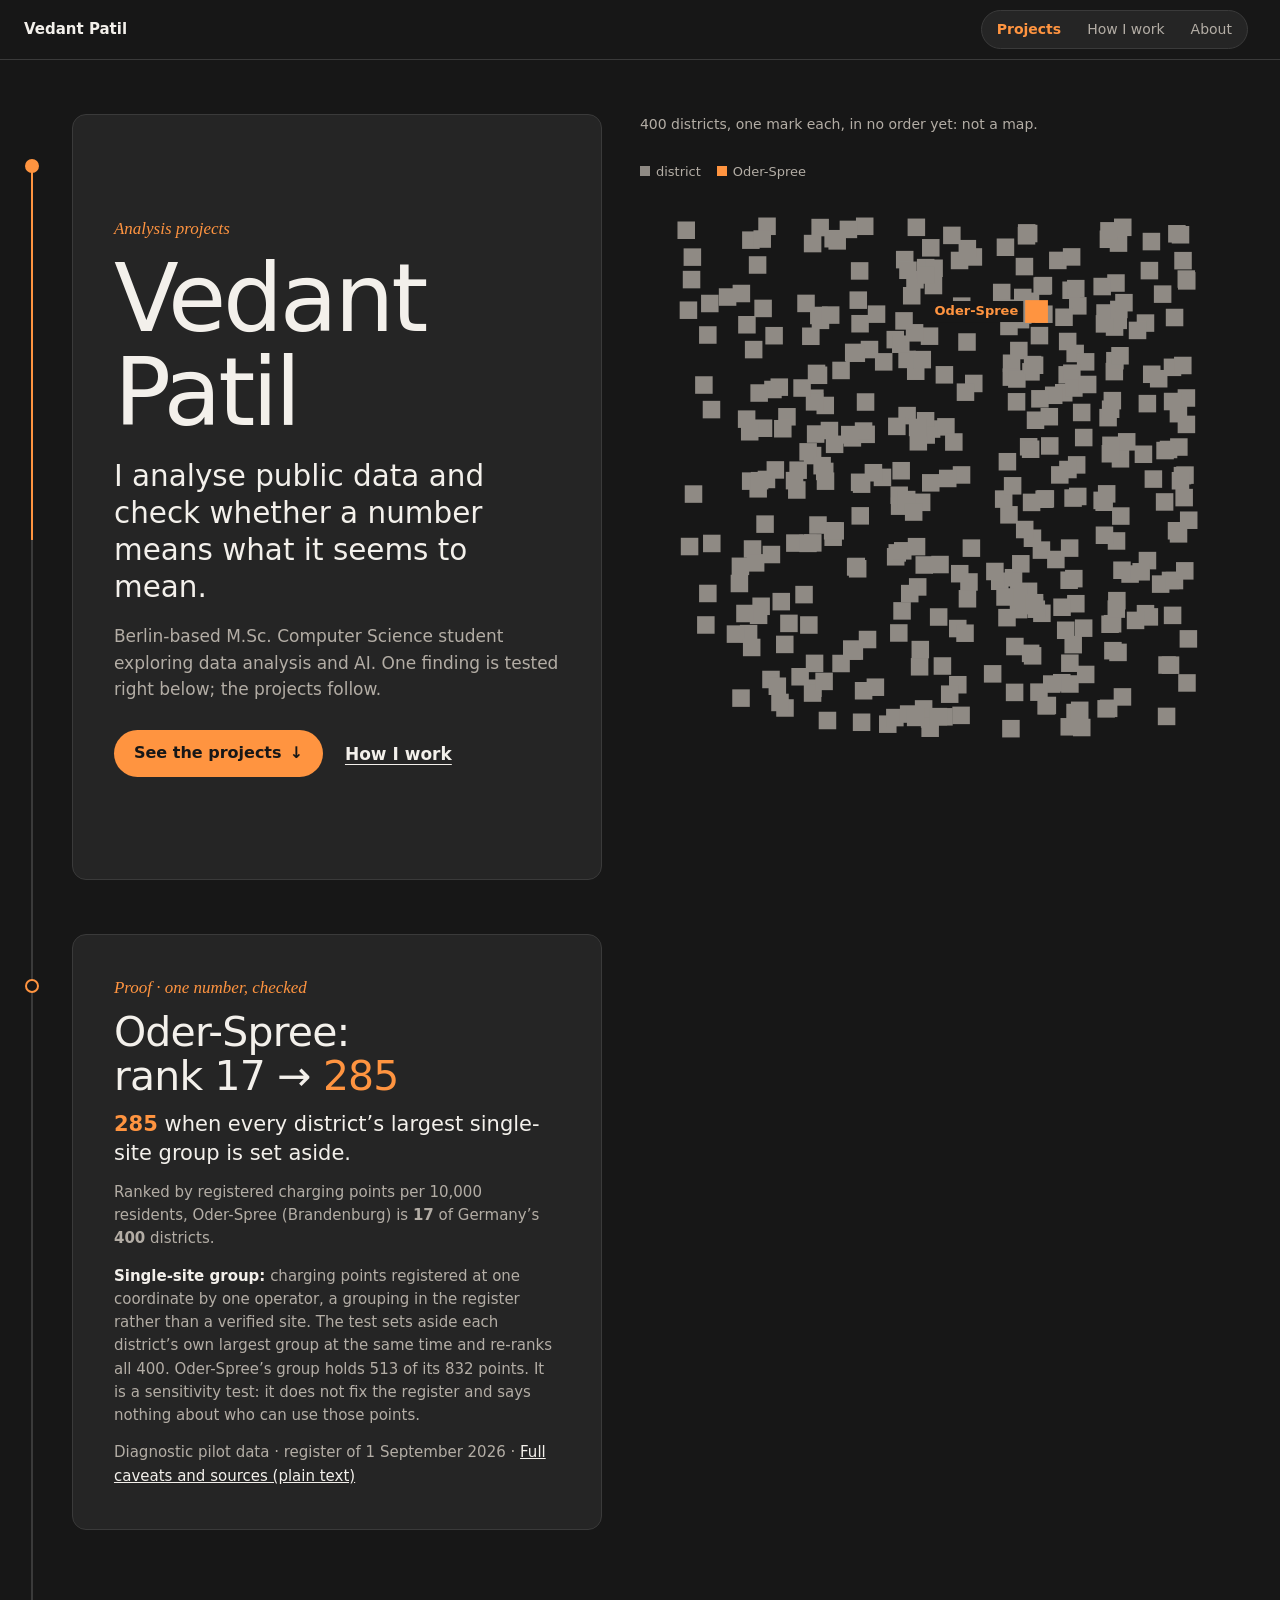
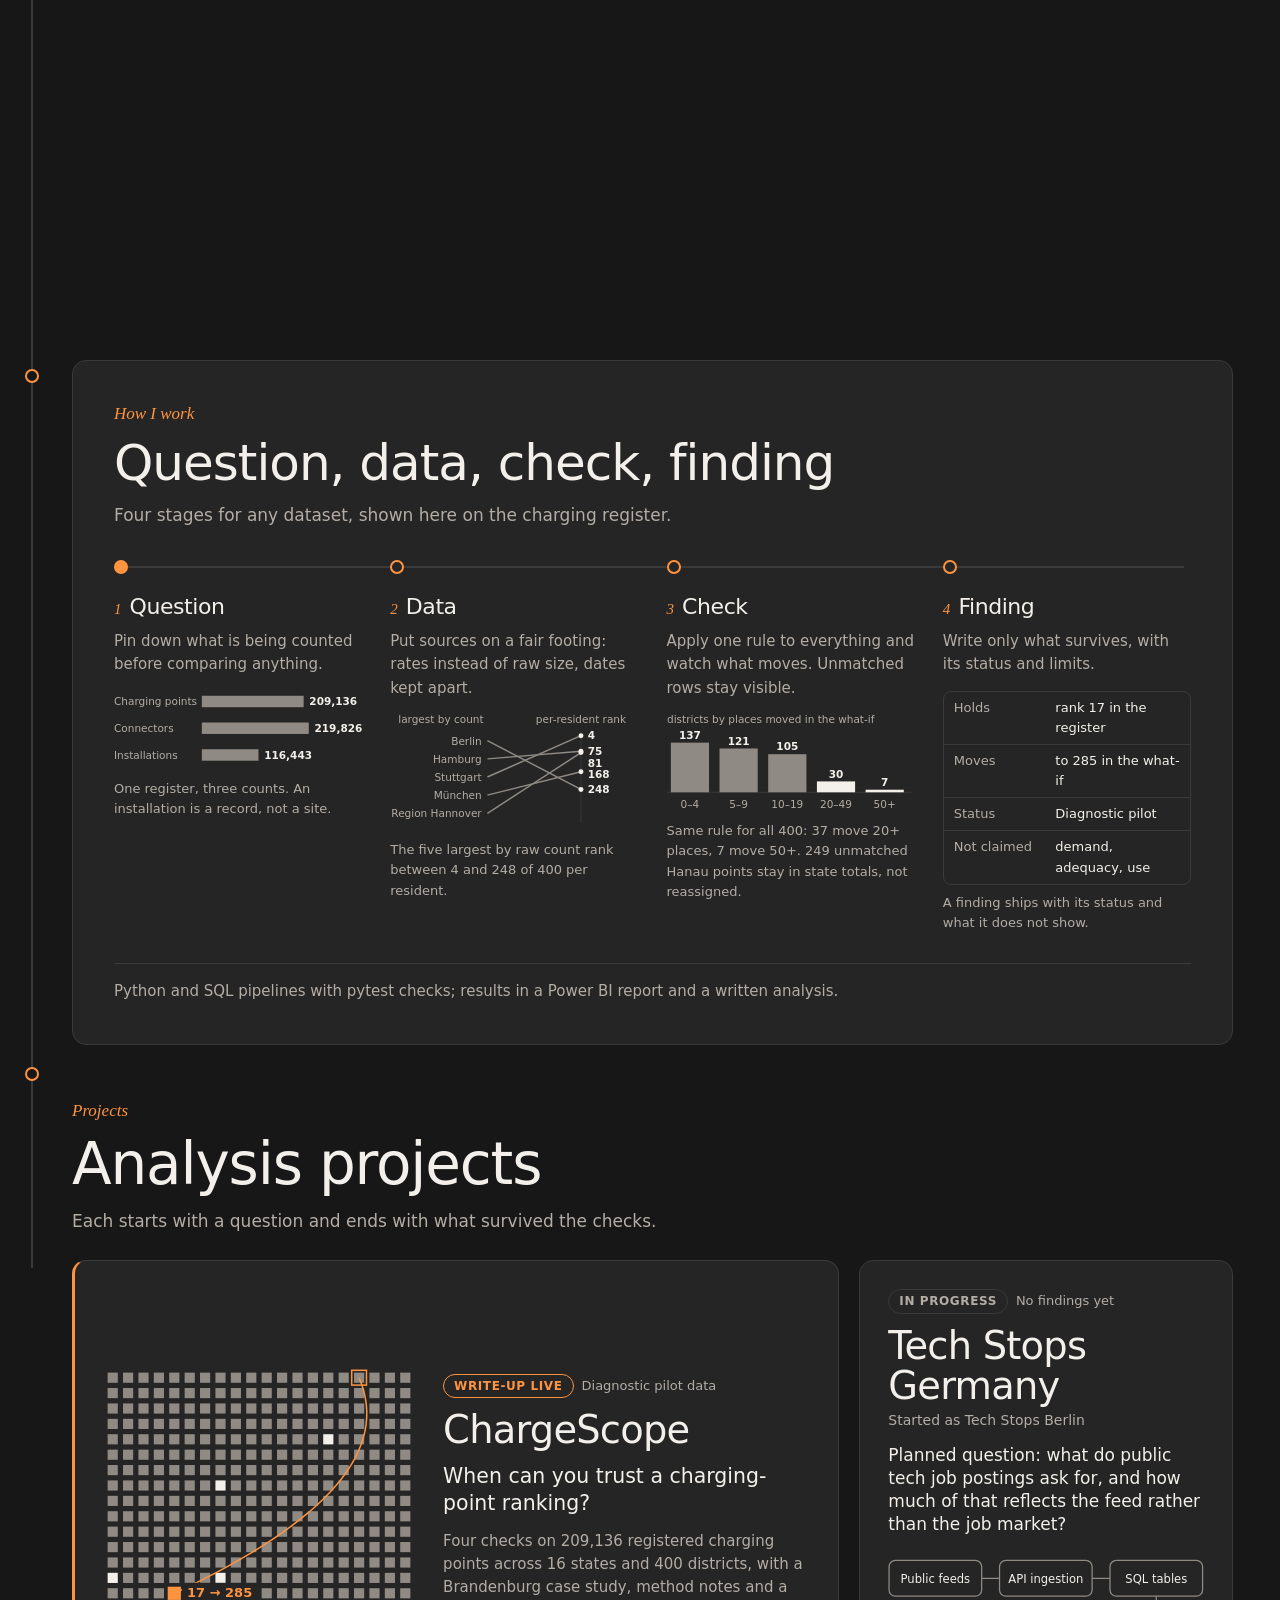
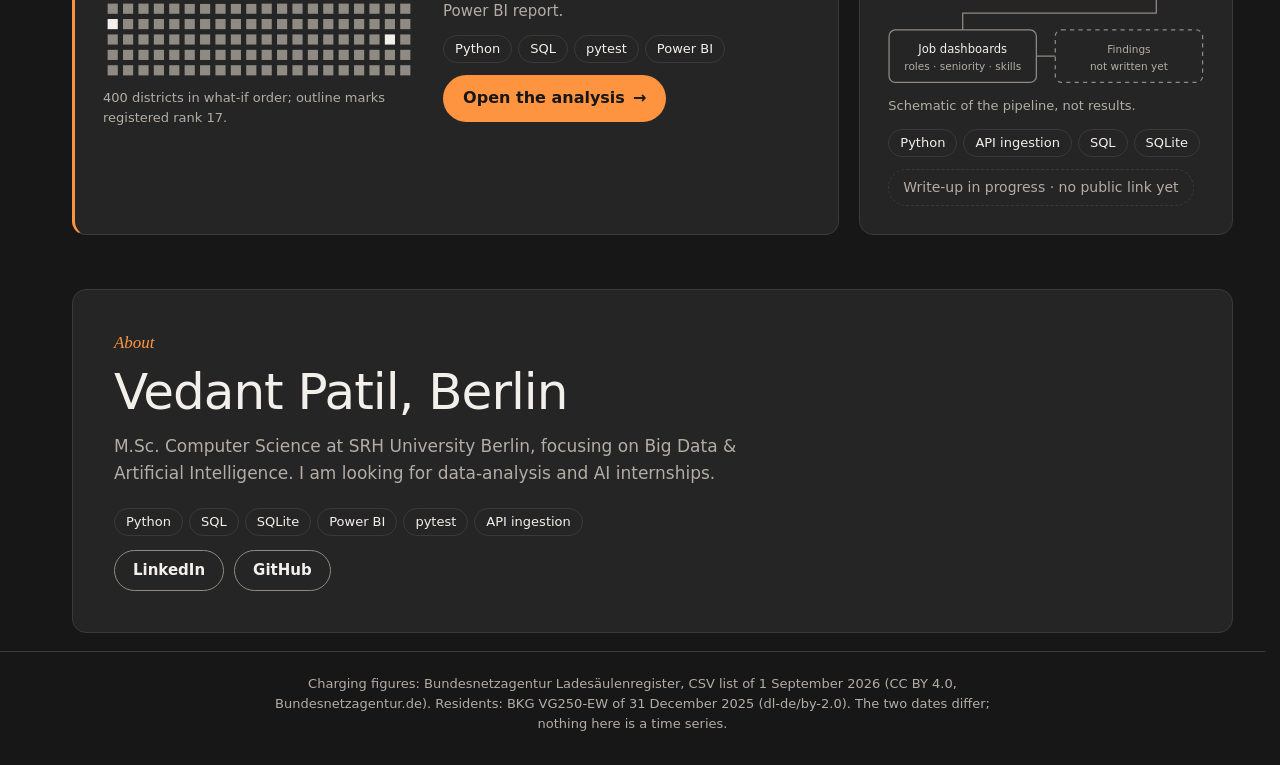
<file: website/index.html>
<!doctype html>
<html lang="en">
<head>
<meta charset="utf-8">
<meta name="viewport" content="width=device-width,initial-scale=1">
<title>Vedant Patil · Analysis projects</title>
<meta name="description" content="Analysis projects by Vedant Patil, a Berlin-based M.Sc. Computer Science student: public data, checked before it is believed.">
<link rel="canonical" href="https://analysis.madebyved.com/">
<meta property="og:type" content="website">
<meta property="og:url" content="https://analysis.madebyved.com/">
<meta property="og:title" content="Vedant Patil · Analysis projects">
<meta property="og:description" content="Analysis projects by Vedant Patil, a Berlin-based M.Sc. Computer Science student: public data, checked before it is believed.">
<meta name="theme-color" content="#171717">
<link rel="icon" href="data:image/svg+xml,%3Csvg xmlns=%27http://www.w3.org/2000/svg%27 viewBox=%270 0 16 16%27%3E%3Crect width=%2716%27 height=%2716%27 rx=%273%27 fill=%27%23171717%27/%3E%3Crect x=%274%27 y=%274%27 width=%278%27 height=%278%27 fill=%27%23ff9440%27/%3E%3C/svg%3E">
<link rel="stylesheet" href="style.css">
<script>
  // Before first paint: travel only when motion is allowed.
  if (!matchMedia('(prefers-reduced-motion: reduce)').matches) document.documentElement.classList.add('motion');
</script>
</head>
<body>
<a class="skip" href="#main">Skip to content</a>
<header class="top">
  <div class="top-in">
    <a class="brand" href="#opening">Vedant Patil</a>
    <nav aria-label="Sections">
      <a class="nav-proj" href="#projects">Projects</a><a href="#method">How I work</a><a href="#about">About</a>
    </nav>
  </div>
</header>

<main id="main">
<div class="page" id="page">
  <!-- The accent thread: one line from the opening to the ChargeScope card; it then leads the portal. -->
  <div class="thread" aria-hidden="true"><i class="thread-fill"></i></div>
  <i class="turn" aria-hidden="true"></i>

  <div class="lead">
    <section id="opening" class="sec" aria-labelledby="opening-h">
      <span class="node" aria-hidden="true"></span>
      <div class="frame opening-frame">
        <p class="kick">Analysis projects</p>
        <h1 id="opening-h">Vedant Patil</h1>
        <p class="lede">I analyse public data and check whether a number means what it seems to mean.</p>
        <p class="intro">Berlin-based M.Sc. Computer Science student exploring data analysis and AI. One finding is tested right below; the projects follow.</p>
        <p class="cta"><a class="btn" href="#projects">See the projects <span aria-hidden="true">↓</span></a><a class="txt" href="#method">How I work</a></p>
      </div>
    </section>

    <section id="proof" class="sec" aria-labelledby="proof-h">
      <span class="node" aria-hidden="true"></span>
      <div class="frame proof-frame">
        <p class="kick">Proof · one number, checked</p>
        <h2 id="proof-h"><span data-f="osName"></span>: rank <span data-f="rankA"></span> → <span class="acc" data-f="rankB"></span></h2>
        <p class="plain"><b class="acc" data-f="rankB"></b> when every district’s largest single-site group is set aside.</p>
        <figure class="inline-fig">
          <canvas class="field" data-field="inline" role="img"></canvas>
          <figcaption class="fig-cap" id="inline-cap"></figcaption>
        </figure>
        <p>Ranked by registered charging points per 10,000 residents, <span data-f="osName"></span> (<span data-f="osState"></span>) is <b data-f="rankA"></b> of Germany’s <b data-f="nDistricts"></b> districts.</p>
        <p class="def"><b>Single-site group:</b> charging points registered at one coordinate by one operator, a grouping in the register rather than a verified site. The test sets aside each district’s own largest group at the same time and re-ranks all <span data-f="nDistricts"></span>. <span data-f="osName"></span>’s group holds <span data-f="osTop"></span> of its <span data-f="osPoints"></span> points. It is a sensitivity test: it does not fix the register and says nothing about who can use those points.</p>
        <p class="meta"><span data-f="status"></span> data · register of <span data-f="regDate"></span> · <a data-to="caveats" href="">Full caveats and sources (plain text)</a></p>
      </div>
    </section>

    <div class="stage" role="img">
      <p class="stage-cap" id="stage-cap"><span class="cap-0"></span><span class="cap-a"></span><span class="cap-b"></span></p>
      <p class="legend" aria-hidden="true"><span><i class="sw sw-mark"></i>district</span><span><i class="sw sw-acc"></i><span data-f="osName"></span></span><span><i class="sw sw-ink"></i>moves <span data-f="moveT"></span>+ places in the what-if</span></p>
      <canvas class="field" data-field="stage" aria-hidden="true"></canvas>
    </div>
  </div>

  <section id="method" class="sec" aria-labelledby="method-h">
    <span class="node" aria-hidden="true"></span>
    <div class="frame method-frame rise">
      <p class="kick">How I work</p>
      <h2 id="method-h">Question, data, check, finding</h2>
      <p class="sub">Four stages for any dataset, shown here on the charging register.</p>
      <ol class="rail">
        <li class="stop">
          <span class="dot" aria-hidden="true"></span>
          <h3><span class="n">1</span> Question</h3>
          <p>Pin down what is being counted before comparing anything.</p>
          <figure class="mini"><div id="mini-q"></div><figcaption>One register, three counts. An installation is a record, not a site.</figcaption></figure>
        </li>
        <li class="stop">
          <span class="dot" aria-hidden="true"></span>
          <h3><span class="n">2</span> Data</h3>
          <p>Put sources on a fair footing: rates instead of raw size, dates kept apart.</p>
          <figure class="mini"><div id="mini-d"></div><figcaption id="mini-d-cap"></figcaption></figure>
        </li>
        <li class="stop">
          <span class="dot" aria-hidden="true"></span>
          <h3><span class="n">3</span> Check</h3>
          <p>Apply one rule to everything and watch what moves. Unmatched rows stay visible.</p>
          <figure class="mini"><div id="mini-c"></div><figcaption id="mini-c-cap"></figcaption></figure>
        </li>
        <li class="stop">
          <span class="dot" aria-hidden="true"></span>
          <h3><span class="n">4</span> Finding</h3>
          <p>Write only what survives, with its status and limits.</p>
          <figure class="mini">
            <dl class="claim">
              <div><dt>Holds</dt><dd>rank <span data-f="rankA"></span> in the register</dd></div>
              <div><dt>Moves</dt><dd>to <span data-f="rankB"></span> in the what-if</dd></div>
              <div><dt>Status</dt><dd data-f="status"></dd></div>
              <div><dt>Not claimed</dt><dd>demand, adequacy, use</dd></div>
            </dl>
            <figcaption>A finding ships with its status and what it does not show.</figcaption>
          </figure>
        </li>
      </ol>
      <p class="stack">Python and SQL pipelines with pytest checks; results in a Power BI report and a written analysis.</p>
    </div>
  </section>

  <section id="projects" class="sec" aria-labelledby="projects-h">
    <span class="node" aria-hidden="true"></span>
    <div class="proj-head rise">
      <p class="kick">Projects</p>
      <h2 id="projects-h">Analysis projects</h2>
      <p class="sub">Each starts with a question and ends with what survived the checks.</p>
    </div>
    <div class="cards">
      <article class="card feat rise" aria-labelledby="cs-h">
        <div class="card-fig">
          <canvas class="field" data-field="card" role="img"></canvas>
          <p class="fig-cap"><span data-f="nDistricts"></span> districts in what-if order; outline marks registered rank <span data-f="rankA"></span>.</p>
        </div>
        <div class="card-body">
          <p class="status"><span class="chip ready">Write-up live</span><span><span data-f="status"></span> data</span></p>
          <h3 id="cs-h">ChargeScope</h3>
          <p class="q">When can you trust a charging-point ranking?</p>
          <p class="desc">Four checks on <span data-f="dePoints"></span> registered charging points across <span data-f="nStates"></span> states and <span data-f="nDistricts"></span> districts, with a Brandenburg case study, method notes and a Power BI report.</p>
          <ul class="tools" aria-label="Tools"><li>Python</li><li>SQL</li><li>pytest</li><li>Power BI</li></ul>
          <a class="btn open" data-to="project" href="" aria-haspopup="dialog" aria-controls="portal">Open the analysis <span aria-hidden="true">→</span></a>
        </div>
      </article>

      <article class="card wip rise" aria-labelledby="ts-h">
        <p class="status"><span class="chip">In progress</span><span>No findings yet</span></p>
        <h3 id="ts-h">Tech Stops Germany</h3>
        <p class="was">Started as Tech Stops Berlin</p>
        <p class="q">Planned question: what do public tech job postings ask for, and how much of that reflects the feed rather than the job market?</p>
        <figure class="schem">
          <svg viewBox="0 0 300 132" role="img" aria-label="Schematic, not results: public job feeds, API ingestion, SQL tables, dashboards, then a findings write-up that is not done yet.">
            <g class="s-box"><rect x="1" y="8" width="88" height="34" rx="6"/><rect x="106" y="8" width="88" height="34" rx="6"/><rect x="211" y="8" width="88" height="34" rx="6"/><rect x="1" y="74" width="140" height="50" rx="6"/></g>
            <rect class="s-todo" x="159" y="74" width="140" height="50" rx="6"/>
            <g class="s-arrow"><path d="M89 25h17M194 25h17M255 42v16H71v16M141 99h18"/></g>
            <g class="s-t"><text x="45" y="29">Public feeds</text><text x="150" y="29">API ingestion</text><text x="255" y="29">SQL tables</text><text x="71" y="96">Job dashboards</text></g>
            <g class="s-m"><text x="71" y="112">roles · seniority · skills</text><text x="229" y="96">Findings</text><text x="229" y="112">not written yet</text></g>
          </svg>
          <figcaption>Schematic of the pipeline, not results.</figcaption>
        </figure>
        <ul class="tools" aria-label="Tools"><li>Python</li><li>API ingestion</li><li>SQL</li><li>SQLite</li></ul>
        <p class="nolink">Write-up in progress · no public link yet</p>
      </article>
    </div>
  </section>

  <section id="about" class="sec" aria-labelledby="about-h">
    <div class="frame about-frame rise">
      <p class="kick">About</p>
      <h2 id="about-h">Vedant Patil, Berlin</h2>
      <p>M.Sc. Computer Science at SRH University Berlin, focusing on Big Data &amp; Artificial Intelligence. I am looking for data-analysis and AI internships.</p>
      <ul class="tools" aria-label="Tools"><li>Python</li><li>SQL</li><li>SQLite</li><li>Power BI</li><li>pytest</li><li>API ingestion</li></ul>
      <p class="links">
        <a href="https://linkedin.com/in/patilvedant" rel="noopener">LinkedIn</a>
        <a href="https://github.com/vedantdotsh" rel="noopener">GitHub</a>
      </p>
    </div>
  </section>
</div>
</main>

<footer class="foot">
  <p>Charging figures: <span data-f="source"></span> (<span data-f="licence"></span>, <span data-f="attr"></span>). Residents: BKG VG250-EW of <span data-f="popDate"></span> (<span data-f="popLicence"></span>). The two dates differ; nothing here is a time series.</p>
  <noscript><p>Figures and charts need JavaScript; the text still reads in order.</p></noscript>
</footer>

<dialog id="portal" class="portal" aria-labelledby="portal-h">
  <i class="p-line" aria-hidden="true"></i>
  <div class="p-panel">
    <div class="p-in">
      <i class="p-thread" aria-hidden="true"></i><i class="p-node" aria-hidden="true"></i>
      <button class="p-close" type="button" autofocus>Close <span aria-hidden="true">✕</span></button>
      <p class="kick">ChargeScope</p>
      <h2 id="portal-h">When can you trust a charging-point ranking?</h2>
      <div class="p-grid">
        <figure class="p-fig">
          <canvas class="field" data-field="portal" role="img"></canvas>
          <figcaption class="fig-cap"><span data-f="nDistricts"></span> districts in what-if order; the trail runs from registered rank <span data-f="rankA"></span> to <span data-f="rankB"></span>.</figcaption>
        </figure>
        <div class="p-text">
          <p class="p-lede"><span data-f="osName"></span> ranks <span data-f="rankA"></span> of <span data-f="nDistricts"></span> German districts by registered charging points per 10,000 residents. The analysis asks what that rank rests on.</p>
          <dl class="facts">
            <div><dt>Charging points</dt><dd data-f="dePoints"></dd></div>
            <div><dt>States · districts</dt><dd><span data-f="nStates"></span> · <span data-f="nDistricts"></span></dd></div>
            <div><dt>Register</dt><dd data-f="regDate"></dd></div>
            <div><dt>Status</dt><dd data-f="status"></dd></div>
          </dl>
          <p class="p-what"><b class="acc" data-f="rankB"></b> when every district’s largest single-site group is set aside: a sensitivity test, not a fix to the register.</p>
          <p class="p-inside">Inside: the national ranking, four checks, a Brandenburg case study, method notes and the Power BI report.</p>
          <p class="p-go"><a class="btn go" data-to="project" href="">Continue to the full analysis <span aria-hidden="true">→</span></a></p>
          <p class="p-host">Opens in this tab · <a data-to="caveats" href="">caveats and sources (plain text)</a></p>
          <p><button class="p-back" type="button">Back to projects</button></p>
        </div>
      </div>
    </div>
  </div>
</dialog>

<script src="data.js"></script>
<script src="app.js"></script>
</body>
</html>
</file>
<file: website/style.css>
/* Vedant Patil Â· analysis portfolio.
   Graphite + orange, the same tokens as the ChargeScope project: two surfaces (--bg, --surface), --ink, --muted, --line, --mark, ONE --accent.
   --on-accent is an alias of one surface. Every colour on the page and in the canvases comes from these tokens.
   Travel (sticky field, rise, thread fill) applies only under html.motion. */
:root{--bg:#171717;--surface:#252525;--ink:#f3f0eb;--muted:#b3ada5;--line:#3a3a3a;--mark:#8f8a84;--accent:#ff9440;--on-accent:var(--bg);color-scheme:dark}
:root{--font:"Segoe UI",system-ui,-apple-system,sans-serif;--serif:"Sitka Text",Georgia,serif;
  --head:60px;--gl:72px;--gr:32px;--tx:32px;--sp:clamp(28px,6vh,64px);--fp:clamp(20px,3.2vw,44px)}

*{box-sizing:border-box}
html{background:var(--bg);scroll-padding-top:calc(var(--head) + 12px);scrollbar-gutter:stable}
html.modal{overflow:hidden}
body{margin:0;background:var(--bg);color:var(--ink);font:400 17px/1.55 var(--font);-webkit-font-smoothing:antialiased}
h1,h2,h3{font-weight:300;letter-spacing:-.02em;margin:0;text-wrap:balance}
p{margin:0}
a{color:var(--ink)}
b{font-weight:600;font-variant-numeric:tabular-nums}
.acc{color:var(--accent)}
:focus-visible{outline:2px solid var(--accent);outline-offset:3px;border-radius:4px}
.skip{position:absolute;left:16px;top:-60px;z-index:40;background:var(--accent);color:var(--on-accent);padding:8px 12px;border-radius:6px;text-decoration:none;font-weight:600}
.skip:focus{top:8px}
.kick{font:italic 400 17px/1.4 var(--serif);color:var(--accent);margin:0 0 10px}
h2{font-size:clamp(30px,4vw,50px);line-height:1.08}
.sub{color:var(--muted);margin-top:12px;max-width:62ch}
.btn{display:inline-flex;align-items:center;gap:8px;font:inherit;font-weight:600;font-size:16px;color:var(--on-accent);background:var(--accent);border:0;border-radius:999px;padding:11px 20px;text-decoration:none;cursor:pointer}
.tools{list-style:none;padding:0;margin:0;display:flex;flex-wrap:wrap;gap:6px}
.tools li{font-size:13px;color:var(--ink);border:1px solid var(--line);border-radius:999px;padding:3px 11px}
.fig-cap{font-size:13px;color:var(--muted);margin-top:8px}

/* Header: framed nav */
.top{position:fixed;inset:0 0 auto;z-index:20;height:var(--head);background:var(--bg);border-bottom:1px solid var(--line)}
.top-in{max-width:1280px;height:100%;margin:0 auto;padding:0 var(--gr) 0 24px;display:flex;align-items:center;gap:14px}
.brand{font-weight:600;font-size:15px;color:var(--ink);text-decoration:none;white-space:nowrap;margin-right:auto}
.top nav{display:flex;gap:2px;padding:3px;border:1px solid var(--line);border-radius:999px;background:var(--surface)}
.top nav a{font-size:14px;color:var(--muted);text-decoration:none;padding:5px 12px;border-radius:999px;white-space:nowrap}
.top nav a:hover,.top nav a.on{color:var(--ink);background:var(--bg)}
.top nav .nav-proj{color:var(--accent);font-weight:600}

/* Page column and the accent thread */
main{padding-top:var(--head)}
.page{position:relative;max-width:1280px;margin:0 auto;padding:0 var(--gr) 0 var(--gl)}
.thread{position:absolute;left:var(--tx);top:0;width:2px;margin-left:-1px;background:var(--line)}
.thread-fill{position:absolute;inset:0;background:var(--accent);transform-origin:50% 0;transform:scaleY(var(--d,1))}
.turn{position:absolute;height:2px;background:var(--accent);transform-origin:0 50%;transform:scaleX(var(--e,1))}
.sec{position:relative;padding-top:var(--sp)}
.node{position:absolute;left:calc(var(--tx) - var(--gl) - 7px);top:calc(var(--sp) + var(--fp) + 4px);width:14px;height:14px;border-radius:50%;border:2px solid var(--accent);background:var(--bg);z-index:1}
.node.on,html:not(.motion) .node{background:var(--accent)}
#projects .node{top:calc(var(--sp) + 4px)}
.frame{background:var(--surface);border:1px solid var(--line);border-radius:14px;padding:var(--fp)}
.motion .rise{transform:translateY(calc((1 - var(--q,1)) * 36px))}

/* Opening */
.opening-frame{display:flex;flex-direction:column;justify-content:center}
#opening h1{font-size:clamp(46px,7.4vw,96px);line-height:1;letter-spacing:-.035em}
.lede{font-size:clamp(21px,2.3vw,30px);line-height:1.25;font-weight:300;margin-top:18px;max-width:26ch}
.intro{color:var(--muted);margin-top:18px;max-width:52ch}
.cta{display:flex;flex-wrap:wrap;align-items:center;gap:12px 22px;margin-top:28px}
.cta .txt{color:var(--ink);font-weight:600;text-underline-offset:4px}

/* Proof */
.proof-frame h2{font-size:clamp(28px,3.2vw,42px)}
.proof-frame h2 span:first-child{color:var(--ink)}
.plain{font-size:clamp(18px,1.7vw,21px);line-height:1.35;margin-top:12px}
.proof-frame>p:not(.kick):not(.plain){color:var(--muted);font-size:15px;margin-top:14px;max-width:60ch}
.proof-frame .def b{color:var(--ink)}
.proof-frame .meta{font-size:14px}
.inline-fig{margin:18px 0 0}
.inline-fig .field{display:block;width:100%;max-width:520px;background:var(--surface)}

/* The field stage (desktop): sticky beside the opening and proof */
.stage{display:none}
.stage .field{display:block;width:100%;flex:1;min-height:0;background:var(--bg)}
.stage-cap{position:relative;min-height:3em;font-size:14px;color:var(--muted);margin-bottom:6px}
.stage-cap span{position:absolute;inset:0 0 auto}
/* --s0: scatter still showing (1 at the top); --p: what-if progress. They are never both above zero.
   Each caption shows only near its own state, so two never overlap mid-move. */
.cap-0{opacity:clamp(0,calc(var(--s0,0) * 3 - 2),1)}
.cap-a{opacity:clamp(0,calc(1 - var(--s0,0) * 3 - var(--p,1) * 3),1)}
.cap-b{opacity:clamp(0,calc(var(--p,1) * 3 - 2),1)}
.legend{font-size:13px;color:var(--muted);display:flex;flex-wrap:wrap;gap:4px 16px;margin-bottom:8px}
.legend>span:last-child{opacity:var(--p,1)}
.sw{display:inline-block;width:10px;height:10px;margin-right:6px}
.sw-mark{background:var(--mark)}.sw-acc{background:var(--accent)}.sw-ink{background:var(--ink)}

@media (min-width:960px){
  .lead{display:grid;grid-template-columns:minmax(0,1fr) minmax(0,1.12fr);column-gap:clamp(24px,3vw,48px)}
  #opening{grid-column:1;grid-row:1}
  #proof{grid-column:1;grid-row:2}
  .stage{display:flex;flex-direction:column;grid-column:2;grid-row:1/3;align-self:start;padding:var(--sp) 0 20px;height:min(calc(100vh - var(--head)),760px)}
  .motion .stage{position:sticky;top:var(--head);height:calc(100vh - var(--head))}
  .inline-fig{display:none}
  .motion .opening-frame{min-height:calc(100vh - var(--head) - var(--sp) - 20px)}
  .motion #proof{min-height:110vh}
  .motion .proof-frame{position:sticky;top:calc(var(--head) + 20px)}
}

/* How I work: the rail */
.rail{list-style:none;margin:32px 0 0;padding:0;display:grid;grid-template-columns:1fr;gap:26px;position:relative;--m:1}
.rail::before,.rail::after{content:"";position:absolute;left:6px;top:7px;bottom:7px;width:2px;background:var(--line)}
.rail::after{background:var(--accent);transform-origin:50% 0;transform:scaleY(var(--m))}
.stop{position:relative;padding-left:32px}
.dot{position:absolute;left:0;top:4px;width:14px;height:14px;border-radius:50%;border:2px solid var(--accent);background:var(--surface);z-index:1}
.stop.on .dot,html:not(.motion) .dot{background:var(--accent)}
.stop h3{font-size:22px;font-weight:400;margin-bottom:6px}
.n{font:italic 400 15px var(--serif);color:var(--accent);margin-right:2px}
.stop>p{color:var(--muted);font-size:15px}
.mini{margin:14px 0 0;max-width:300px}
.mini svg{display:block;width:100%;height:auto;overflow:visible}
.mini figcaption{font-size:13px;color:var(--muted);margin-top:8px}
.m-bar{fill:var(--mark)}.m-hi{fill:var(--ink)}.m-line{stroke:var(--mark);stroke-width:1.5;fill:none}.m-axis{stroke:var(--line);stroke-width:1}
.m-t{fill:var(--muted);font:11px var(--font)}.m-v{fill:var(--ink);font:600 11px var(--font)}
.claim{margin:0;border:1px solid var(--line);border-radius:8px;font-size:13px}
.claim div{display:grid;grid-template-columns:7.2em 1fr;gap:8px;padding:6px 10px;border-top:1px solid var(--line)}
.claim div:first-child{border-top:0}
.claim dt{color:var(--muted)}.claim dd{margin:0;color:var(--ink)}
.stack{margin-top:30px;padding-top:16px;border-top:1px solid var(--line);color:var(--muted);font-size:15px}
@media (min-width:1100px){
  .rail{grid-template-columns:repeat(4,minmax(0,1fr));gap:30px 28px}
  .rail::before,.rail::after{left:7px;right:7px;top:6px;bottom:auto;width:auto;height:2px}
  .rail::after{transform-origin:0 50%;transform:scaleX(var(--m))}
  .stop{padding:30px 0 0}
  .dot{top:0}
}

/* Projects: an expandable grid; the featured card spans two columns */
.proj-head h2{font-size:clamp(34px,4.6vw,58px)}
.cards{display:grid;gap:20px;margin-top:26px}
.card{background:var(--surface);border:1px solid var(--line);border-radius:14px;padding:clamp(20px,2.4vw,28px);display:flex;flex-direction:column;gap:12px;min-width:0}
.feat{border-left:3px solid var(--accent)}
.card-fig .field{display:block;width:100%;aspect-ratio:1;background:var(--surface)}
.card-body{display:flex;flex-direction:column;gap:12px;align-items:flex-start}
.status{display:flex;flex-wrap:wrap;align-items:center;gap:8px;font-size:13px;color:var(--muted)}
.chip{font-size:12px;font-weight:600;letter-spacing:.05em;text-transform:uppercase;padding:2px 10px;border-radius:999px;border:1px solid var(--line);color:var(--muted)}
.chip.ready{border-color:var(--accent);color:var(--accent)}
.card h3{font-size:clamp(30px,3vw,40px);line-height:1.05}
.q{font-size:clamp(18px,1.6vw,21px);line-height:1.35}
.desc,.was{color:var(--muted);font-size:15px}
.was{margin-top:-8px;font-size:14px}
.wip .q{font-size:17px}
.schem{margin:4px 0 0}
.schem svg{display:block;width:100%;max-width:340px;height:auto}
.s-box rect{fill:none;stroke:var(--mark);stroke-width:1.2}
.s-todo{fill:none;stroke:var(--mark);stroke-width:1.2;stroke-dasharray:4 4}
.s-arrow path{fill:none;stroke:var(--mark);stroke-width:1.2}
.s-t text{fill:var(--ink);font:11px var(--font);text-anchor:middle}
.s-m text{fill:var(--muted);font:10px var(--font);text-anchor:middle}
.schem figcaption{font-size:13px;color:var(--muted);margin-top:6px}
.nolink{margin-top:auto;font-size:14px;color:var(--muted);border:1px dashed var(--line);border-radius:999px;padding:7px 14px;align-self:flex-start}
@media (min-width:640px){
  .feat{display:grid;grid-template-columns:minmax(0,.85fr) minmax(0,1fr);gap:28px;align-items:center}
}
@media (max-width:639px){
  .feat .card-body{display:contents}
  .feat .card-fig{order:4}
  .feat .status{order:1}.feat h3{order:2}.feat .q{order:3}.feat .desc{order:5}.feat .tools{order:6}.feat .open{order:3;align-self:flex-start}
}
@media (min-width:960px){
  .cards{grid-template-columns:repeat(3,minmax(0,1fr))}
  .feat{grid-column:span 2}
}

/* About and footer */
.about-frame>p:not(.kick){color:var(--muted);margin-top:14px;max-width:60ch}
.about-frame .tools{margin-top:22px}
.links{display:flex;flex-wrap:wrap;align-items:center;gap:10px;margin-top:24px}
.links a{font:inherit;font-size:15px;font-weight:600;padding:8px 18px;border-radius:999px;border:1px solid var(--mark);text-decoration:none}
.links a:hover{border-color:var(--accent)}
#about{padding-bottom:var(--sp)}
.foot{border-top:1px solid var(--line);padding:22px 24px 30px;color:var(--muted);font-size:13px;text-align:center}
.foot p{max-width:90ch;margin:0 auto}

/* Portal: a full-viewport page opened from the ChargeScope card */
.portal{position:fixed;inset:0;width:100%;height:100%;max-width:none;max-height:none;margin:0;padding:0;border:0;background:transparent;color:var(--ink);overflow:hidden}
.portal::backdrop{background:transparent}
.p-line{position:fixed;left:0;top:0;width:100%;height:3px;background:var(--accent);transform-origin:0 0;z-index:2}
.p-panel{position:absolute;inset:0;background:var(--bg);overflow:auto;overscroll-behavior:contain;transform-origin:0 0}
.p-in{position:relative;max-width:1180px;margin:0 auto;padding:clamp(52px,9vh,96px) var(--gr) 48px var(--gl)}
.p-thread{position:absolute;left:var(--tx);top:0;width:2px;margin-left:-1px;background:var(--accent)}
.p-node{position:absolute;left:calc(var(--tx) - 7px);width:14px;height:14px;border-radius:50%;background:var(--accent)}
.p-close,.p-back{font:inherit;font-size:14px;color:var(--ink);background:var(--surface);border:1px solid var(--line);border-radius:999px;padding:7px 14px;cursor:pointer}
.p-close{position:absolute;top:16px;right:var(--gr)}
.portal h2{font-size:clamp(30px,4.2vw,54px);max-width:20ch}
.p-grid{display:grid;gap:28px;margin-top:28px}
.p-fig{margin:0}
.p-fig .field{display:block;width:100%;max-width:520px;background:var(--bg)}
.p-text{display:flex;flex-direction:column;gap:18px}
.p-lede{font-size:clamp(18px,1.7vw,21px);line-height:1.4}
.facts{margin:0;display:grid;grid-template-columns:repeat(2,minmax(0,1fr));border-top:1px solid var(--line)}
.facts div{padding:10px 0;border-bottom:1px solid var(--line)}
.facts dt{font-size:13px;color:var(--muted)}.facts dd{margin:0;font-size:17px;font-variant-numeric:tabular-nums}
.p-what,.p-inside{color:var(--muted);font-size:15px}
.p-what b{font-size:17px}
.go{font-size:17px;padding:13px 24px}
.p-host{font-size:13px;color:var(--muted);margin-top:-8px}
@media (min-width:900px){.p-grid{grid-template-columns:minmax(0,1fr) minmax(0,1fr);align-items:start}}
@media (max-width:899px){.p-fig{order:2}}

/* Narrow */
@media (max-width:959px){
  #opening h1{margin-top:4px}
}
@media (max-width:640px){
  :root{--gl:38px;--gr:16px;--tx:14px;--head:56px}
  body{font-size:16px}
  .top-in{padding:0 12px;gap:8px}
  .top nav a{padding:5px 10px}
  .card h3{font-size:30px}
  .facts{grid-template-columns:1fr 1fr}
  .p-close{top:12px}
}
/* Phones: How I work keeps the two figures that carry the method (Data, Check), drawn full width; Question and Finding stay as text. */
@media (max-width:640px){
  .rail{gap:20px;margin-top:24px}
  .stop:first-child .mini,.stop:last-child .mini{display:none}
  .mini{max-width:none}
  .stack{margin-top:22px}
}
@media (max-width:379px){
  .brand{font-size:14px}
  .top nav a:not(.nav-proj){display:none}
}

/* Keep the portal destination visible before its supporting detail on phones. */
@media(max-width:640px){.p-go{order:-1}}

/* Keep the portal destination visible before its supporting detail on phones. */
@media(max-width:640px){.p-go{order:-1}}
</file>
